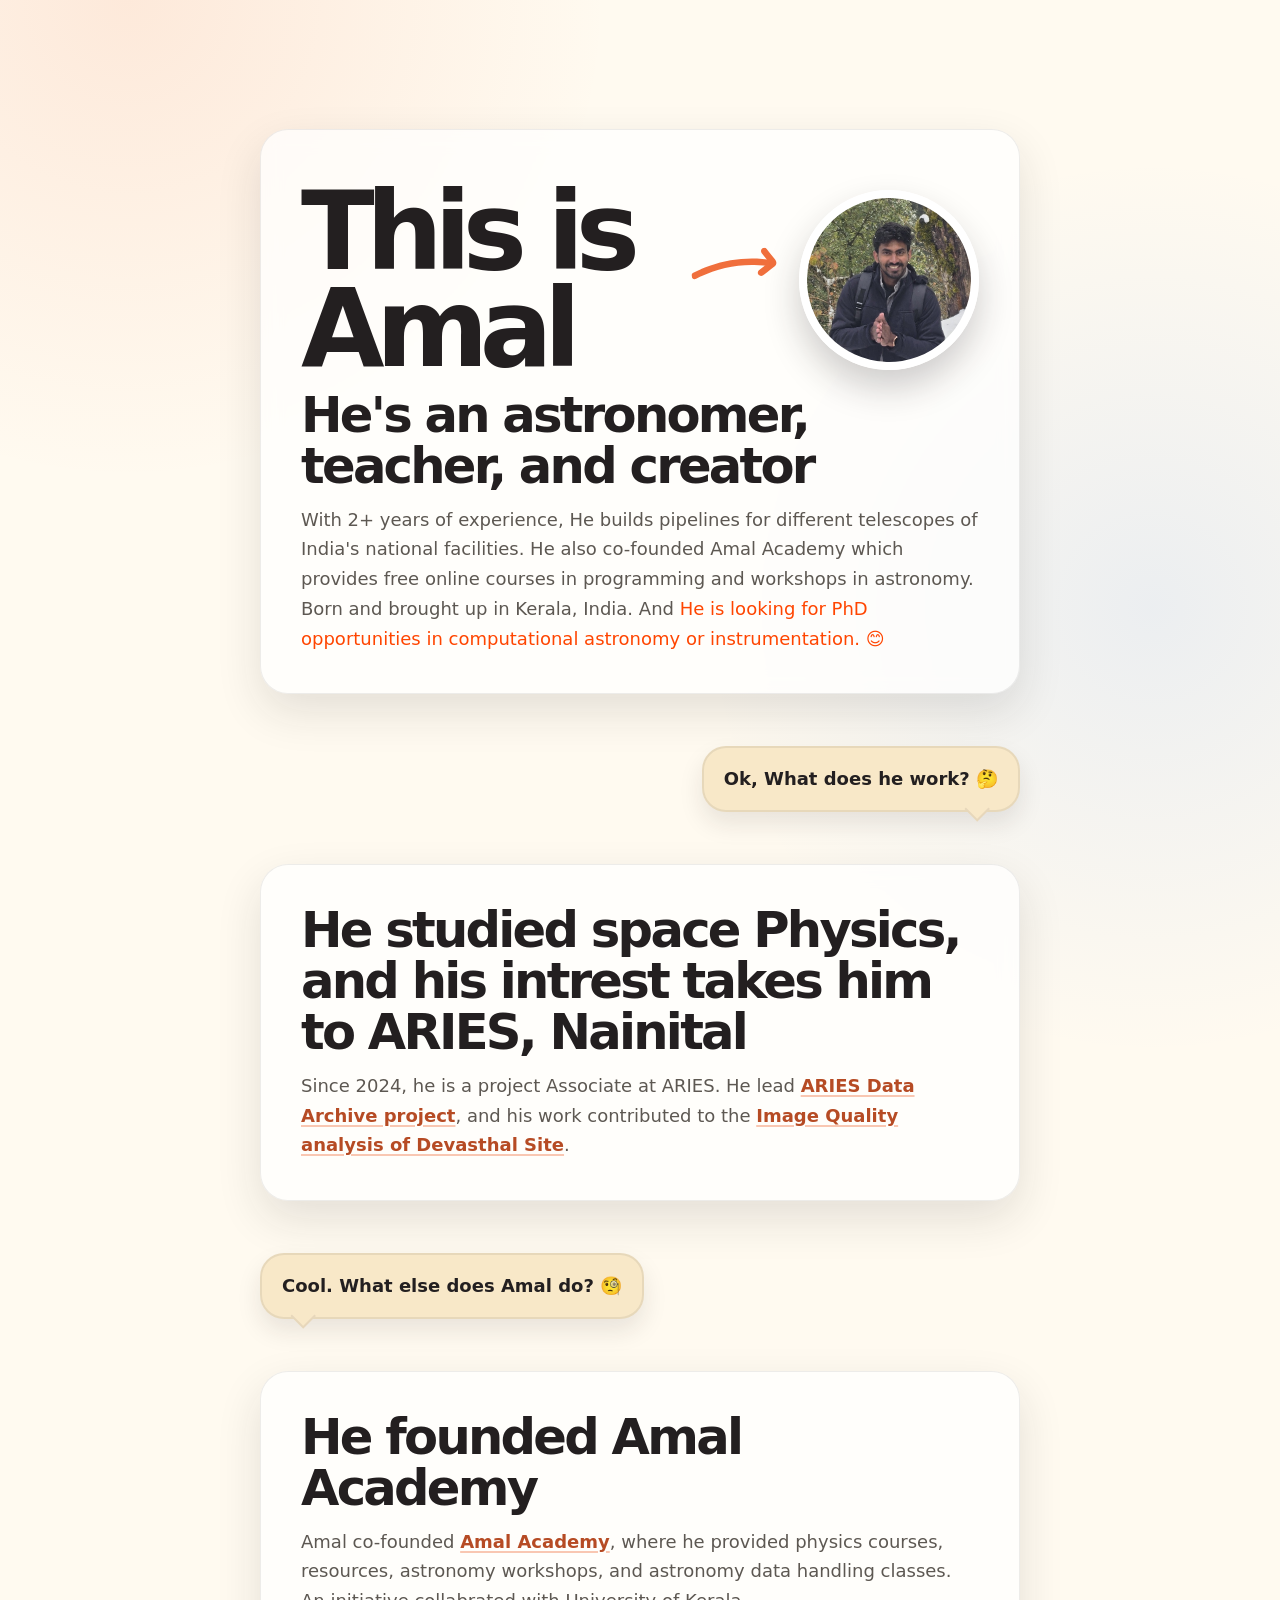
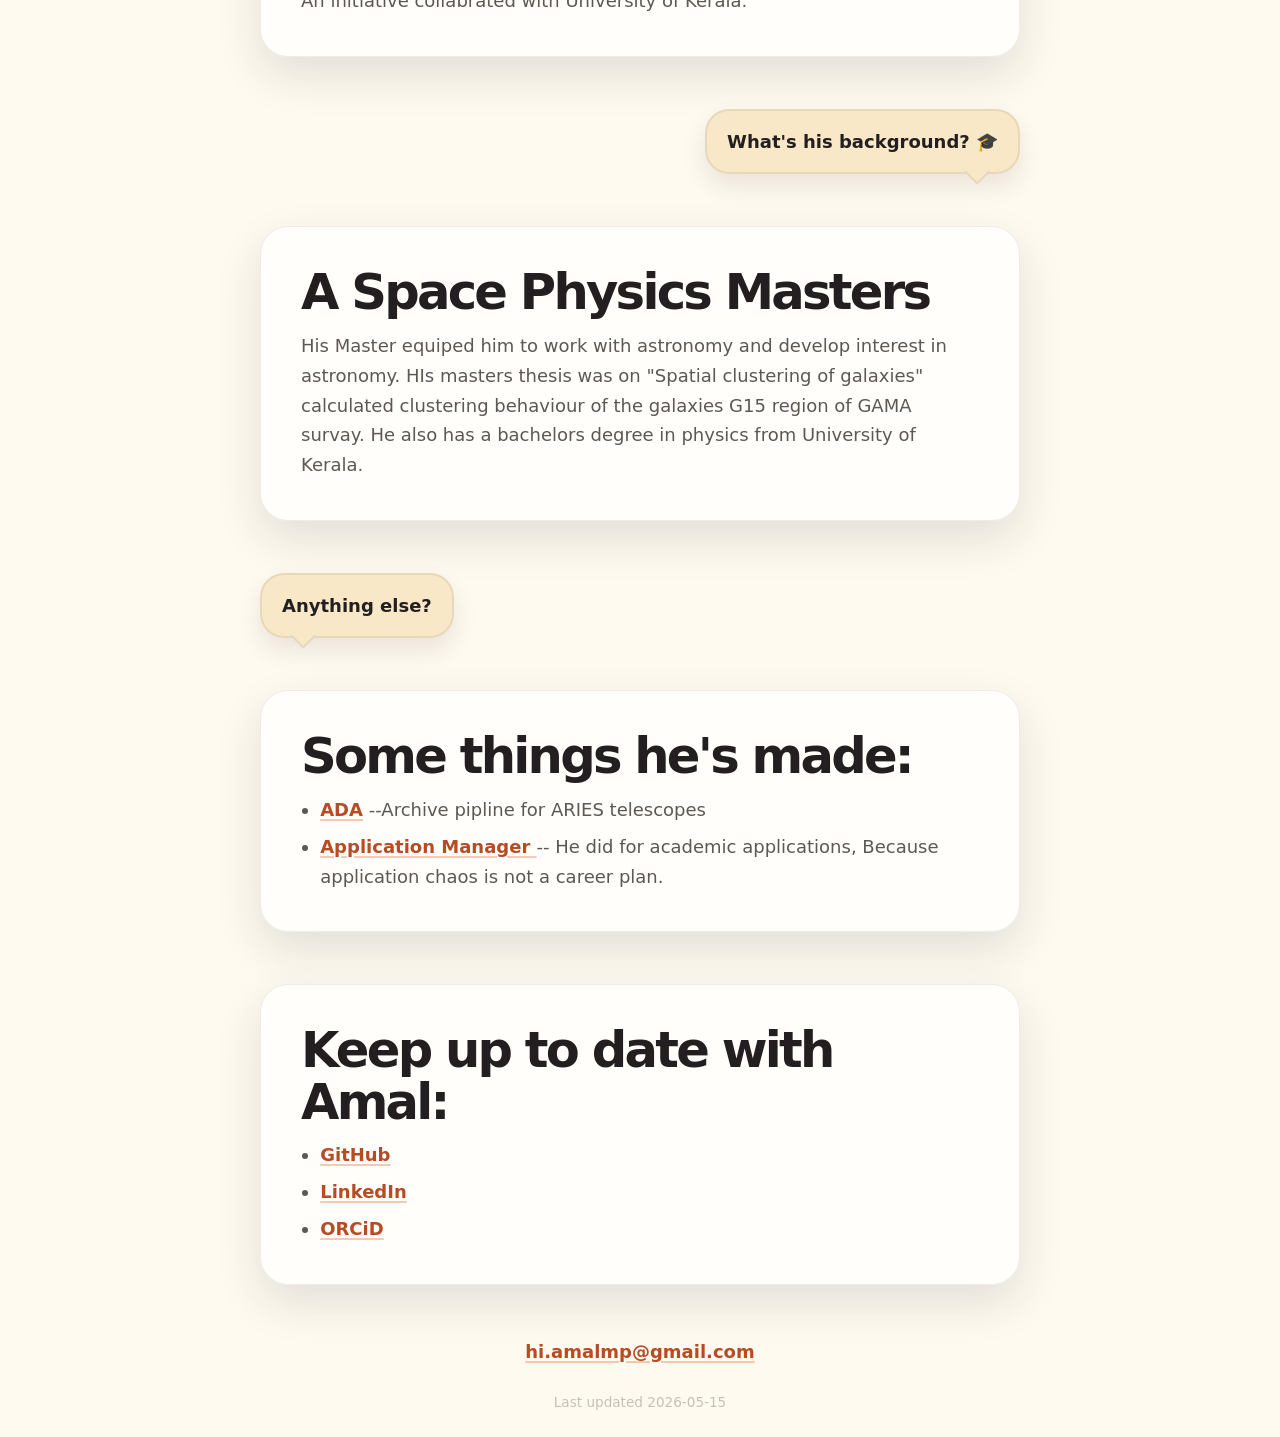
<file: index.html>
<!DOCTYPE html>
<html lang="en">
  <head>
    <meta charset="UTF-8" />
    <meta name="viewport" content="width=device-width, initial-scale=1" />
    <title>Amal MP</title>
    <meta
      name="description"
      content="Amal MP— astronomer, teacher, and creator."
    />
    <meta
      name="keywords"
      content="Amal MP, Astronomer, Teacher, Creator, Astrophysics, Image Quality, Air Quality, open-seneca, Observatory Software, University of Kerala, ARIES, Project Associate"
    />
    <meta property="og:title" content="Amal MP" />
    <meta property="og:type" content="website" />
    <meta
      property="og:description"
      content="Amal MP— astronomer, teacher, and creator based in India."
    />
    <meta property="og:image" content="/amal-photo.jpg" />
    <meta property="og:url" content="#" />
    <link rel="icon" type="image/x-icon" href="https://www.ppp.one/favicon.png" />
    <link rel="stylesheet" href="style.css" />
  </head>
  <body>
    <main>
      <section>
        <div class="hero">
          <h1>This is Amal</h1>
          <svg
            xmlns="http://www.w3.org/2000/svg"
            id="arrow"
            viewBox="00 0 85.76062 25.94"
            creator="Katerina Limpitsouni"
            aria-hidden="true"
            focusable="false" -->
          >
            <path
              d="M3.0696,14.35003c14.77852-4.66461,30.54831-5.6899,45.76236-2.61603,4.44585,.89825,8.8161,2.1243,13.095,3.6261,1.274,.44715,2.73515-.50817,3.0753-1.7461,.37901-1.37937-.46745-2.62652-1.7461-3.0753C47.82195,5.12165,31.2588,3.6356,15.11839,6.30519c-4.53218,.74961-8.99807,1.84099-13.37799,3.22345C-1.31727,10.49374-.01125,15.32246,3.0696,14.35003h0Z"
              origin="undraw"
            ></path> 
             <path
              d="M55.97417,3.76117l2.58581,4.86421,1.32984,2.5016,.66492,1.2508c.08649,.16269,.16913,.42327,.29552,.55591-.51452-.53997,1.42541-2.15361,.51312-1.82543-.8054,.28974-1.58804,.8423-2.34456,1.24356-.82749,.4389-1.65498,.87781-2.48247,1.31671-1.65498,.87781-3.30996,1.75562-4.96494,2.63342-1.15699,.61367-1.60767,2.31798-.89688,3.42047,.75851,1.17651,2.18291,1.55329,3.42047,.89688,1.93081-1.02411,3.86162-2.04822,5.79243-3.07233,.91943-.48767,1.83887-.97534,2.7583-1.46301,1.14784-.60882,2.34415-1.1119,2.8815-2.38522,.54904-1.30103,.0367-2.54313-.58127-3.70559l-1.55149-2.91853c-1.03432-1.94569-2.06865-3.89137-3.10297-5.83706-.61473-1.15638-2.31725-1.60814-3.42047-.89688-1.17565,.75796-1.55443,2.18355-.89688,3.42047h0Z"
            ></path>
          </svg>
          <img
            src="/amal-photo.jpg"
            id="pf"
            alt="Profile photo"
            fetchpriority="high"
            decoding="async"
            loading="eager"
            height="180"
          />
        </div>

        <h2>He's an astronomer, teacher, and creator</h2>
        <p>
          With 2+ years of experience, He builds pipelines for different telescopes of India's national facilities. He also co-founded Amal Academy which
          provides free online courses in programming and workshops in astronomy. Born and brought up in Kerala, India. And <span style="color:orangered">He is looking for PhD opportunities in computational astronomy or instrumentation. 😊</span>
        </p>
      </section>

      <div class="speech">
        <div class="bubble">
          Ok, What does he work? 🤔
          <span class="arrow"></span>
        </div>
      </div>

      <section>
        <h2>
          He studied space Physics, and his intrest takes him to ARIES, Nainital
        </h2>
        <p>
          Since 2024, he is a project Associate at ARIES. He lead
          <a href="https://github.com/mp-amal/ARIES-archive" target="_blank" rel="noopener noreferrer"
            >ARIES Data Archive project</a
          >, and his work contributed to the
          <a href="#" target="_blank" rel="noopener noreferrer"
            >Image Quality analysis of Devasthal Site</a
          >. 
          <!-- He's also developing -->
          <!-- <a href="#" target="_blank" rel="noopener noreferrer">streakdet</a> streak detection piplines for ARIES Data Archive Project -->
        </p>
      </section>

      <div class="speech">
        <div class="bubble">
          Cool. What else does Amal do? 🧐
          <span class="arrow"></span>
        </div>
      </div>

      <section>
        <h2>He founded Amal Academy</h2>
        <p>
          Amal co-founded
          <a href="https://play.google.com/store/apps/details?id=co.penny.uaugv&hl=en" target="_blank" rel="noopener noreferrer">Amal Academy</a>,
          where he provided physics courses, resources, astronomy workshops, and astronomy data handling classes. An initiative collabrated with University of Kerala. 
          <!-- The work
          led to a method for
          <a href="https://www.nature.com/articles/s44407-025-00038-1" target="_blank" rel="noopener noreferrer"
            >detecting urban PM2.5 hotspots</a
          >, published in npj Clean Air. In 2025, open-seneca donated a large
          number of portable sensors to initiatives around the world. -->
        </p>
      </section>

      <div class="speech">
        <div class="bubble">
          What's his background? 🎓
          <span class="arrow"></span>
        </div>
      </div>

      <section>
        <h2>A Space Physics Masters</h2>
        <p>
          His Master equiped him to work with astronomy and develop interest in astronomy. HIs masters thesis was on "Spatial clustering of galaxies" calculated clustering behaviour of the galaxies G15 region of GAMA survay. He also has a bachelors degree in physics from University of Kerala.
        </p>
      </section>

      <div class="speech">
        <div class="bubble">
          Anything else?
          <span class="arrow"></span>
        </div>
      </div>

      <section>
        <h2>Some things he's made:</h2>
        <ul>
          <li>
            <a href="https://github.com/mp-amal/ARIES-archive" target="_blank" rel="noopener noreferrer">ADA</a>
            --Archive pipline for ARIES  telescopes
          </li>

          <li>
            <a href="https://github.com/mp-amal/Application-mangaer" target="_blank" rel="noopener noreferrer">
              Application Manager
            </a>
            -- He did for academic applications, Because application chaos is not a career plan.
          </li>


          <!-- <li>
            <a href="https://weatherflip.com/" target="_blank" rel="noopener noreferrer">weatherflip</a>
            — find your perfect weather
          </li> -->
        </ul>
      </section>

      <section>
        <h2>Keep up to date with Amal:</h2>
        <ul>
          <li>
            <a href="https://github.com/mp-amal" target="_blank" rel="noopener noreferrer">GitHub</a>
          </li>
          <li>
            <a href="https://www.linkedin.com/in/amal-mp-spacescince-guy/" target="_blank" rel="noopener noreferrer"
              >LinkedIn</a
            >
          </li>
          <li>
            <a href="https://orcid.org/0009-0004-7058-0562" target="_blank" rel="noopener noreferrer"
              >ORCiD</a
            >
          </li>
          <!-- <li>
            <a href="https://scholar.google.co.uk/citations?user=hqzqqhYAAAAJ&amp;hl=en" target="_blank" rel="noopener noreferrer"
              >Google Scholar</a
            >
          </li> -->
        </ul>
      </section>

      <p class="resume-link">
        <!-- <a href="https://www.ppp.one/PPP_resume.pdf">Contact him</a> -->
        <a href="mailto:hi.amalmp@gmail.com">hi.amalmp@gmail.com</a>
      </p>
      <p class="last-updated">Last updated 2026-05-15</p>
    </main>

    <script
      data-goatcounter="https://pppone.goatcounter.com/count"
      async
      src="//gc.zgo.at/count.js"
    ></script>
  </body>
</html>
</file>
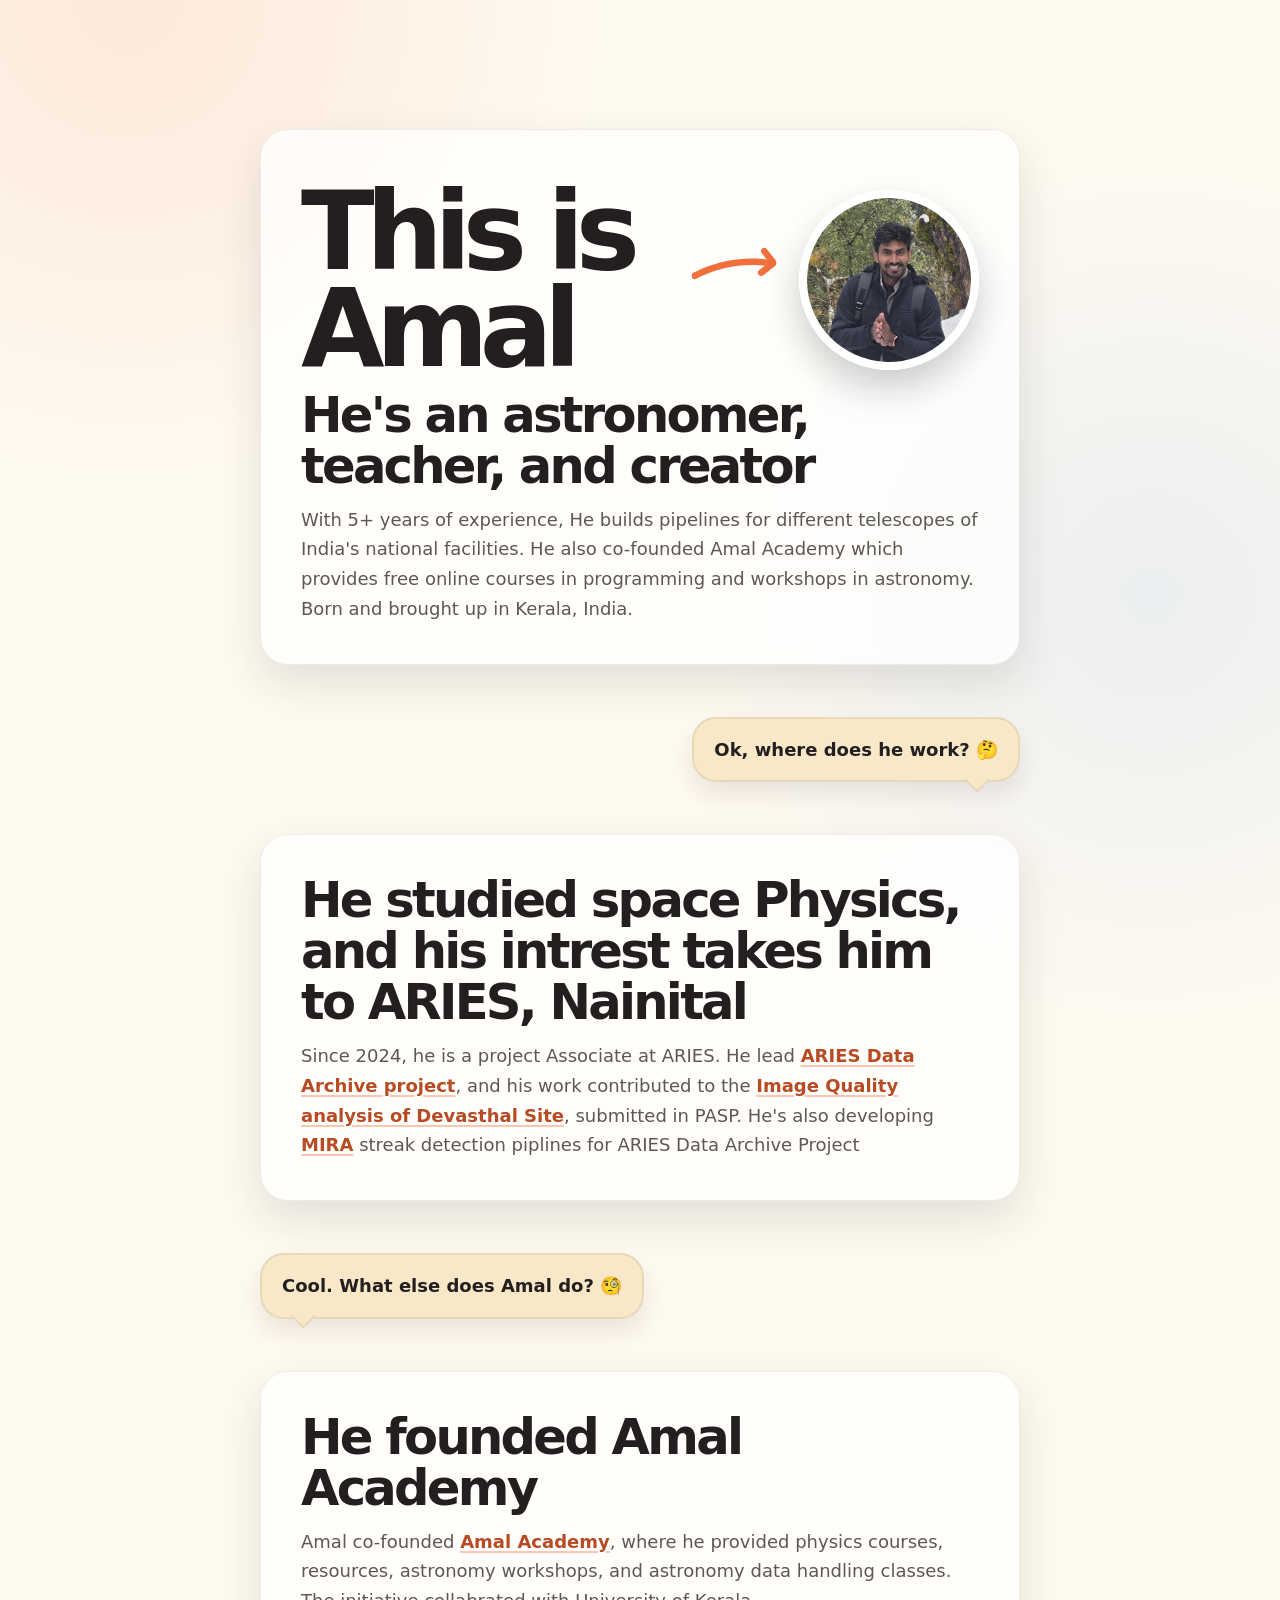
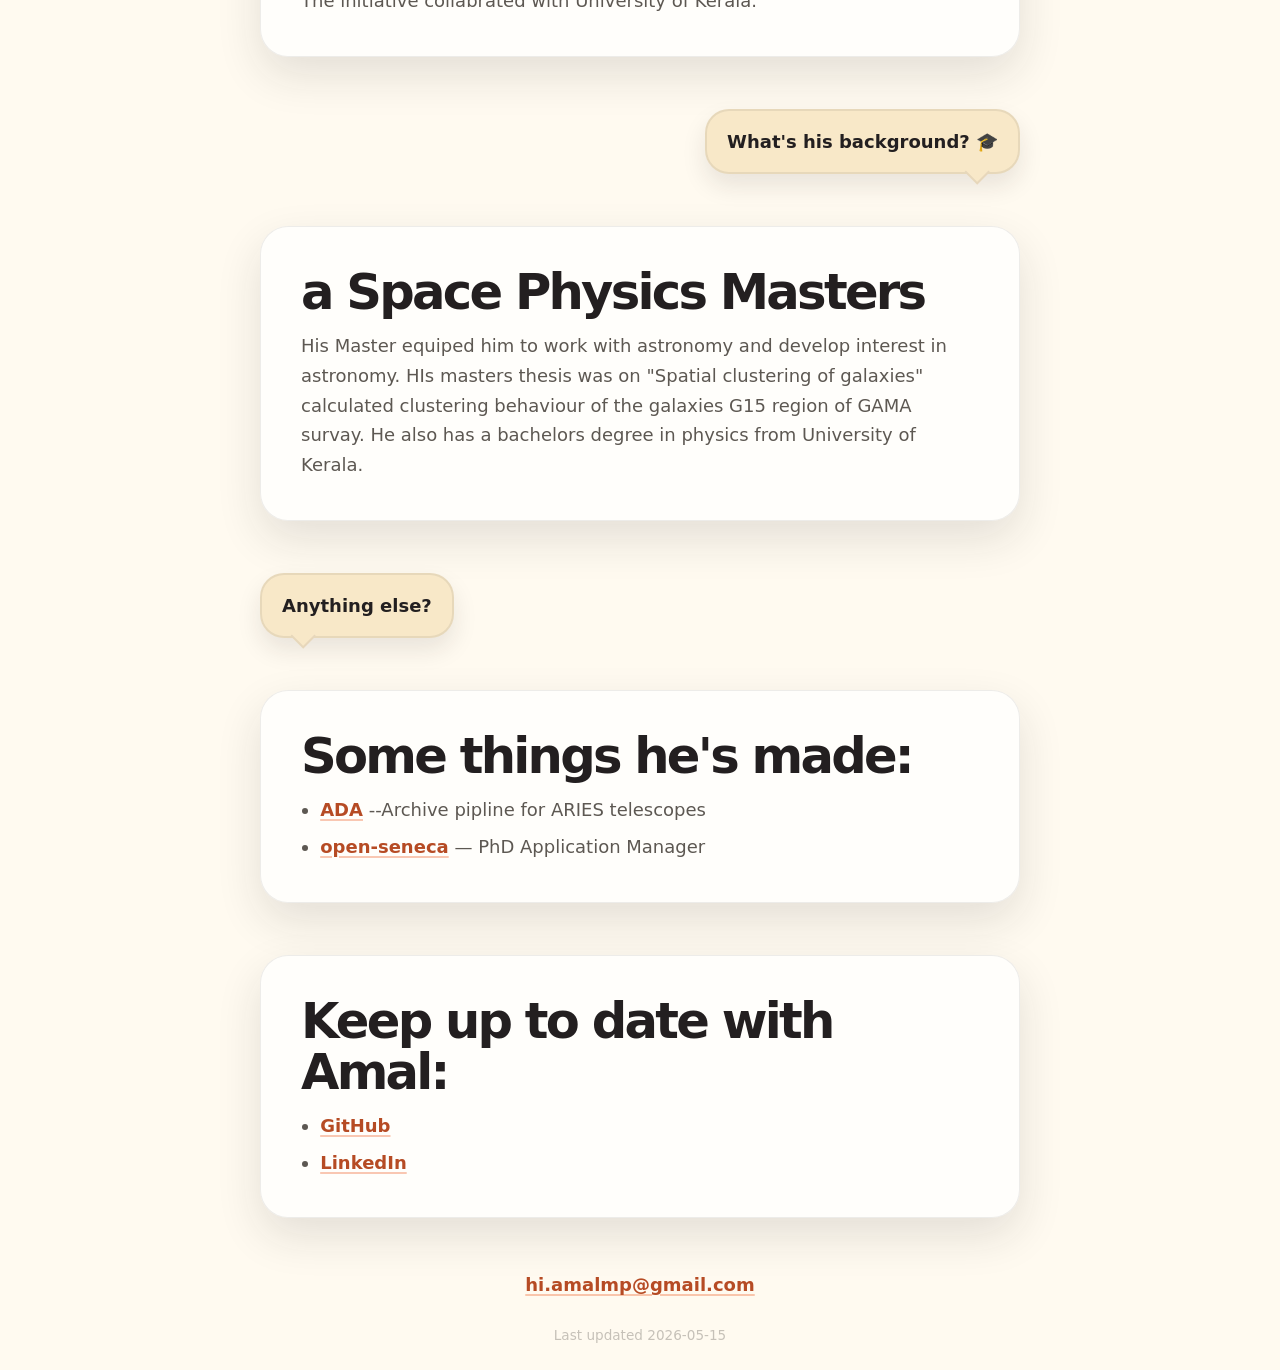
<file: index1.html>
<!DOCTYPE html>
<html lang="en">
  <head>
    <meta charset="UTF-8" />
    <meta name="viewport" content="width=device-width, initial-scale=1" />
    <title>Amal MP</title>
    <meta
      name="description"
      content="Amal MP— astronomer, teacher, and creator."
    />
    <meta
      name="keywords"
      content="Amal MP, Astronomer, Teacher, Creator, Astrophysics, Image Quality, Air Quality, open-seneca, Observatory Software, University of Kerala, ARIES, Project Associate"
    />
    <meta property="og:title" content="Amal MP" />
    <meta property="og:type" content="website" />
    <meta
      property="og:description"
      content="Amal MP— astronomer, teacher, and creator based in India."
    />
    <meta property="og:image" content="/amal-photo.jpg" />
    <meta property="og:url" content="#" />
    <link rel="icon" type="image/x-icon" href="https://www.ppp.one/favicon.png" />
    <link rel="stylesheet" href="style1.css" />
  </head>
  <body>
    <main>
      <section>
        <div class="hero">
          <h1>This is Amal</h1>
          <svg
            xmlns="http://www.w3.org/2000/svg"
            id="arrow"
            viewBox="00 0 85.76062 25.94"
            creator="Katerina Limpitsouni"
            aria-hidden="true"
            focusable="false" -->
          >
            <path
              d="M3.0696,14.35003c14.77852-4.66461,30.54831-5.6899,45.76236-2.61603,4.44585,.89825,8.8161,2.1243,13.095,3.6261,1.274,.44715,2.73515-.50817,3.0753-1.7461,.37901-1.37937-.46745-2.62652-1.7461-3.0753C47.82195,5.12165,31.2588,3.6356,15.11839,6.30519c-4.53218,.74961-8.99807,1.84099-13.37799,3.22345C-1.31727,10.49374-.01125,15.32246,3.0696,14.35003h0Z"
              origin="undraw"
            ></path> 
             <path
              d="M55.97417,3.76117l2.58581,4.86421,1.32984,2.5016,.66492,1.2508c.08649,.16269,.16913,.42327,.29552,.55591-.51452-.53997,1.42541-2.15361,.51312-1.82543-.8054,.28974-1.58804,.8423-2.34456,1.24356-.82749,.4389-1.65498,.87781-2.48247,1.31671-1.65498,.87781-3.30996,1.75562-4.96494,2.63342-1.15699,.61367-1.60767,2.31798-.89688,3.42047,.75851,1.17651,2.18291,1.55329,3.42047,.89688,1.93081-1.02411,3.86162-2.04822,5.79243-3.07233,.91943-.48767,1.83887-.97534,2.7583-1.46301,1.14784-.60882,2.34415-1.1119,2.8815-2.38522,.54904-1.30103,.0367-2.54313-.58127-3.70559l-1.55149-2.91853c-1.03432-1.94569-2.06865-3.89137-3.10297-5.83706-.61473-1.15638-2.31725-1.60814-3.42047-.89688-1.17565,.75796-1.55443,2.18355-.89688,3.42047h0Z"
            ></path>
          </svg>
          <img
            src="/amal-photo.jpg"
            id="pf"
            alt="Profile photo"
            fetchpriority="high"
            decoding="async"
            loading="eager"
            height="180"
          />
        </div>

        <h2>He's an astronomer, teacher, and creator</h2>
        <p>
          With 5+ years of experience, He builds pipelines for different telescopes of India's national facilities. He also co-founded Amal Academy which provides 
          free online courses in programming and workshops in astronomy. Born and brought up in Kerala, India.
      </section>

      <div class="speech">
        <div class="bubble">
          Ok, where does he work? 🤔
          <span class="arrow"></span>
        </div>
      </div>

      <section>
        <h2>
          He studied space Physics, and his intrest takes him to ARIES, Nainital
        </h2>
        <p>
          Since 2024, he is a project Associate at ARIES. He lead
          <a href="https://github.com/mp-amal/ARIES-archive" target="_blank" rel="noopener noreferrer"
            >ARIES Data Archive project</a
          >, and his work contributed to the
          <a href="#" target="_blank" rel="noopener noreferrer"
            >Image Quality analysis of Devasthal Site</a
          >, submitted in PASP. He's also developing
          <a href="#" target="_blank" rel="noopener noreferrer">MIRA</a> streak detection piplines for ARIES Data Archive Project
        </p>
      </section>

      <div class="speech">
        <div class="bubble">
          Cool. What else does Amal do? 🧐
          <span class="arrow"></span>
        </div>
      </div>

      <section>
        <h2>He founded Amal Academy</h2>
        <p>
          Amal co-founded
          <a href="https://play.google.com/store/apps/details?id=co.penny.uaugv&hl=en" target="_blank" rel="noopener noreferrer">Amal Academy</a>,
          where he provided physics courses, resources, astronomy workshops, and astronomy data handling classes. The initiative collabrated with University of Kerala. 
          <!-- The work
          led to a method for
          <a href="https://www.nature.com/articles/s44407-025-00038-1" target="_blank" rel="noopener noreferrer"
            >detecting urban PM2.5 hotspots</a
          >, published in npj Clean Air. In 2025, open-seneca donated a large
          number of portable sensors to initiatives around the world. -->
        </p>
      </section>

      <div class="speech">
        <div class="bubble">
          What's his background? 🎓
          <span class="arrow"></span>
        </div>
      </div>

      <section>
        <h2>a Space Physics Masters</h2>
        <p>
          His Master equiped him to work with astronomy and develop interest in astronomy. HIs masters thesis was on "Spatial clustering of galaxies" calculated clustering behaviour of the galaxies G15 region of GAMA survay. He also has a bachelors degree in physics from University of Kerala.
        </p>
      </section>

      <div class="speech">
        <div class="bubble">
          Anything else?
          <span class="arrow"></span>
        </div>
      </div>

      <section>
        <h2>Some things he's made:</h2>
        <ul>
          <li>
            <a href="https://github.com/mp-amal/ARIES-archive" target="_blank" rel="noopener noreferrer">ADA</a>
            --Archive pipline for ARIES  telescopes
          </li>
          <li>
            <a href="https://github.com/mp-amal/Application-mangaer" target="_blank" rel="noopener noreferrer">open-seneca</a>
            — PhD Application Manager
          </li>
          <!-- <li>
            <a href="https://weatherflip.com/" target="_blank" rel="noopener noreferrer">weatherflip</a>
            — find your perfect weather
          </li> -->
        </ul>
      </section>

      <section>
        <h2>Keep up to date with Amal:</h2>
        <ul>
          <li>
            <a href="https://github.com/mp-amal" target="_blank" rel="noopener noreferrer">GitHub</a>
          </li>
          <li>
            <a href="https://www.linkedin.com/in/amal-mp-spacescince-guy/" target="_blank" rel="noopener noreferrer"
              >LinkedIn</a
            >
          </li>
          <!-- <li>
            <a href="https://scholar.google.co.uk/citations?user=hqzqqhYAAAAJ&amp;hl=en" target="_blank" rel="noopener noreferrer"
              >Google Scholar</a
            >
          </li> -->
        </ul>
      </section>

      <p class="resume-link">
        <!-- <a href="https://www.ppp.one/PPP_resume.pdf">Contact him</a> -->
        <a href="mailto:hi.amalmp@gmail.com">hi.amalmp@gmail.com</a>
      </p>
      <p class="last-updated">Last updated 2026-05-15</p>
    </main>

    <script
      data-goatcounter="https://pppone.goatcounter.com/count"
      async
      src="//gc.zgo.at/count.js"
    ></script>
  </body>
</html>
</file>
<file: style.css>
:root {
  color-scheme: light;
  --bg: #fffaf0;
  --surface: #ffffff;
  --ink: #231f20;
  --muted: #5d5852;
  --accent: #f06f3c;
  --accent-dark: #b64b24;
  --bubble: #f8e8c8;
  --shadow: 0 18px 45px rgba(35, 31, 32, 0.12);
  --radius: 28px;
  --content: 760px;
  font-family: Inter, ui-sans-serif, system-ui, -apple-system, BlinkMacSystemFont,
    "Segoe UI", sans-serif;
}

* {
  box-sizing: border-box;
}

html {
  min-height: 100%;
  scroll-behavior: smooth;
}

body {
  min-height: 100%;
  margin: 0;
  background:
    radial-gradient(circle at 10% 0%, rgba(240, 111, 60, 0.12), transparent 30rem),
    radial-gradient(circle at 90% 20%, rgba(66, 135, 245, 0.1), transparent 28rem),
    var(--bg);
  color: var(--ink);
  font-size: clamp(1rem, 0.94rem + 0.28vw, 1.125rem);
  line-height: 1.65;
}

main {
  width: min(calc(100% - 2rem), var(--content));
  margin: 0 auto;
  padding: clamp(2rem, 6vw, 5rem) 0 1.5rem;
}

section {
  margin: clamp(1.75rem, 5vw, 3.25rem) 0;
  padding: clamp(1.5rem, 4vw, 2.5rem);
  background: rgba(255, 255, 255, 0.72);
  border: 1px solid rgba(35, 31, 32, 0.08);
  border-radius: var(--radius);
  box-shadow: var(--shadow);
  backdrop-filter: blur(10px);
}

.hero {
  position: relative;
  display: grid;
  grid-template-columns: 1fr auto;
  align-items: center;
  gap: clamp(1rem, 4vw, 2rem);
  min-height: 220px;
}

h1,
h2,
p,
ul {
  margin-top: 0;
}

h1 {
  max-width: 8ch;
  margin-bottom: 0;
  font-size: clamp(3rem, 11vw, 6.75rem);
  line-height: 0.9;
  letter-spacing: -0.08em;
}

h2 {
  margin-bottom: 0.8rem;
  font-size: clamp(1.65rem, 5vw, 3.1rem);
  line-height: 1.03;
  letter-spacing: -0.055em;
}

p,
ul {
  color: var(--muted);
}

p:last-child,
ul:last-child {
  margin-bottom: 0;
}

ul {
  padding-left: 1.2rem;
}

li + li {
  margin-top: 0.45rem;
}

a {
  color: var(--accent-dark);
  font-weight: 700;
  text-decoration-color: rgba(240, 111, 60, 0.38);
  text-decoration-thickness: 0.12em;
  text-underline-offset: 0.18em;
  transition: color 160ms ease, text-decoration-color 160ms ease;
}

a:hover,
a:focus-visible {
  color: var(--accent);
  text-decoration-color: currentColor;
}

#pf {
  width: clamp(8.5rem, 26vw, 11.25rem);
  height: clamp(8.5rem, 26vw, 11.25rem);
  object-fit: cover;
  border: 8px solid var(--surface);
  border-radius: 50%;
  box-shadow: 0 18px 35px rgba(35, 31, 32, 0.22);
  transform: rotate(2deg);
}

#arrow {
  position: absolute;
  right: clamp(7.4rem, 22vw, 11rem);
  top: 37%;
  width: clamp(4.2rem, 15vw, 7rem);
  fill: var(--accent);
  transform: rotate(-10deg);
}

.speech {
  display: flex;
  margin: clamp(1.25rem, 5vw, 2.6rem) 0;
}

.speech:nth-of-type(odd) {
  justify-content: flex-end;
}

.bubble {
  position: relative;
  max-width: min(100%, 430px);
  padding: 1rem 1.25rem;
  background: var(--bubble);
  border: 2px solid rgba(35, 31, 32, 0.08);
  border-radius: 24px;
  color: var(--ink);
  font-weight: 800;
  box-shadow: 0 12px 25px rgba(35, 31, 32, 0.1);
}

.bubble .arrow {
  position: absolute;
  bottom: -0.55rem;
  left: 2rem;
  width: 1.15rem;
  height: 1.15rem;
  background: inherit;
  border-right: 2px solid rgba(35, 31, 32, 0.08);
  border-bottom: 2px solid rgba(35, 31, 32, 0.08);
  transform: rotate(45deg);
}

.speech:nth-of-type(odd) .bubble .arrow {
  right: 2rem;
  left: auto;
}

.resume-link,
.last-updated {
  text-align: center;
}

.resume-link {
  margin-bottom: 24px;
}

.last-updated {
  font-size: 0.85rem;
  opacity: 0.35;
}

@media (max-width: 620px) {
  main {
    width: min(calc(100% - 1rem), var(--content));
    padding-top: 1rem;
  }

  section {
    border-radius: 22px;
  }

  .hero {
    grid-template-columns: 1fr;
    justify-items: center;
    text-align: center;
  }

  h1 {
    max-width: 7ch;
  }

  #pf {
    order: -1;
  }

  #arrow {
    right: 50%;
    top: 46%;
    transform: translateX(105%) rotate(32deg);
  }

  .speech,
  .speech:nth-of-type(odd) {
    justify-content: center;
  }

  .bubble {
    width: 100%;
  }
}

@media (prefers-reduced-motion: reduce) {
  *,
  *::before,
  *::after {
    scroll-behavior: auto !important;
    transition-duration: 0.01ms !important;
    animation-duration: 0.01ms !important;
    animation-iteration-count: 1 !important;
  }
}
</file>
<file: style1.css>
:root {
  color-scheme: light;
  --bg: #fffaf0;
  --surface: #ffffff;
  --ink: #231f20;
  --muted: #5d5852;
  --accent: #f06f3c;
  --accent-dark: #b64b24;
  --bubble: #f8e8c8;
  --shadow: 0 18px 45px rgba(35, 31, 32, 0.12);
  --radius: 28px;
  --content: 760px;
  font-family: Inter, ui-sans-serif, system-ui, -apple-system, BlinkMacSystemFont,
    "Segoe UI", sans-serif;
}

* {
  box-sizing: border-box;
}

html {
  min-height: 100%;
  scroll-behavior: smooth;
}

body {
  min-height: 100%;
  margin: 0;
  background:
    radial-gradient(circle at 10% 0%, rgba(240, 111, 60, 0.12), transparent 30rem),
    radial-gradient(circle at 90% 20%, rgba(66, 135, 245, 0.1), transparent 28rem),
    var(--bg);
  color: var(--ink);
  font-size: clamp(1rem, 0.94rem + 0.28vw, 1.125rem);
  line-height: 1.65;
}

main {
  width: min(calc(100% - 2rem), var(--content));
  margin: 0 auto;
  padding: clamp(2rem, 6vw, 5rem) 0 1.5rem;
}

section {
  margin: clamp(1.75rem, 5vw, 3.25rem) 0;
  padding: clamp(1.5rem, 4vw, 2.5rem);
  background: rgba(255, 255, 255, 0.72);
  border: 1px solid rgba(35, 31, 32, 0.08);
  border-radius: var(--radius);
  box-shadow: var(--shadow);
  backdrop-filter: blur(10px);
}

.hero {
  position: relative;
  display: grid;
  grid-template-columns: 1fr auto;
  align-items: center;
  gap: clamp(1rem, 4vw, 2rem);
  min-height: 220px;
}

h1,
h2,
p,
ul {
  margin-top: 0;
}

h1 {
  max-width: 8ch;
  margin-bottom: 0;
  font-size: clamp(3rem, 11vw, 6.75rem);
  line-height: 0.9;
  letter-spacing: -0.08em;
}

h2 {
  margin-bottom: 0.8rem;
  font-size: clamp(1.65rem, 5vw, 3.1rem);
  line-height: 1.03;
  letter-spacing: -0.055em;
}

p,
ul {
  color: var(--muted);
}

p:last-child,
ul:last-child {
  margin-bottom: 0;
}

ul {
  padding-left: 1.2rem;
}

li + li {
  margin-top: 0.45rem;
}

a {
  color: var(--accent-dark);
  font-weight: 700;
  text-decoration-color: rgba(240, 111, 60, 0.38);
  text-decoration-thickness: 0.12em;
  text-underline-offset: 0.18em;
  transition: color 160ms ease, text-decoration-color 160ms ease;
}

a:hover,
a:focus-visible {
  color: var(--accent);
  text-decoration-color: currentColor;
}

#pf {
  width: clamp(8.5rem, 26vw, 11.25rem);
  height: clamp(8.5rem, 26vw, 11.25rem);
  object-fit: cover;
  border: 8px solid var(--surface);
  border-radius: 50%;
  box-shadow: 0 18px 35px rgba(35, 31, 32, 0.22);
  transform: rotate(2deg);
}

#arrow {
  position: absolute;
  right: clamp(7.4rem, 22vw, 11rem);
  top: 37%;
  width: clamp(4.2rem, 15vw, 7rem);
  fill: var(--accent);
  transform: rotate(-10deg);
}

.speech {
  display: flex;
  margin: clamp(1.25rem, 5vw, 2.6rem) 0;
}

.speech:nth-of-type(odd) {
  justify-content: flex-end;
}

.bubble {
  position: relative;
  max-width: min(100%, 430px);
  padding: 1rem 1.25rem;
  background: var(--bubble);
  border: 2px solid rgba(35, 31, 32, 0.08);
  border-radius: 24px;
  color: var(--ink);
  font-weight: 800;
  box-shadow: 0 12px 25px rgba(35, 31, 32, 0.1);
}

.bubble .arrow {
  position: absolute;
  bottom: -0.55rem;
  left: 2rem;
  width: 1.15rem;
  height: 1.15rem;
  background: inherit;
  border-right: 2px solid rgba(35, 31, 32, 0.08);
  border-bottom: 2px solid rgba(35, 31, 32, 0.08);
  transform: rotate(45deg);
}

.speech:nth-of-type(odd) .bubble .arrow {
  right: 2rem;
  left: auto;
}

.resume-link,
.last-updated {
  text-align: center;
}

.resume-link {
  margin-bottom: 24px;
}

.last-updated {
  font-size: 0.85rem;
  opacity: 0.35;
}

@media (max-width: 620px) {
  main {
    width: min(calc(100% - 1rem), var(--content));
    padding-top: 1rem;
  }

  section {
    border-radius: 22px;
  }

  .hero {
    grid-template-columns: 1fr;
    justify-items: center;
    text-align: center;
  }

  h1 {
    max-width: 7ch;
  }

  #pf {
    order: -1;
  }

  #arrow {
    right: 50%;
    top: 46%;
    transform: translateX(105%) rotate(32deg);
  }

  .speech,
  .speech:nth-of-type(odd) {
    justify-content: center;
  }

  .bubble {
    width: 100%;
  }
}

@media (prefers-reduced-motion: reduce) {
  *,
  *::before,
  *::after {
    scroll-behavior: auto !important;
    transition-duration: 0.01ms !important;
    animation-duration: 0.01ms !important;
    animation-iteration-count: 1 !important;
  }
}
</file>
